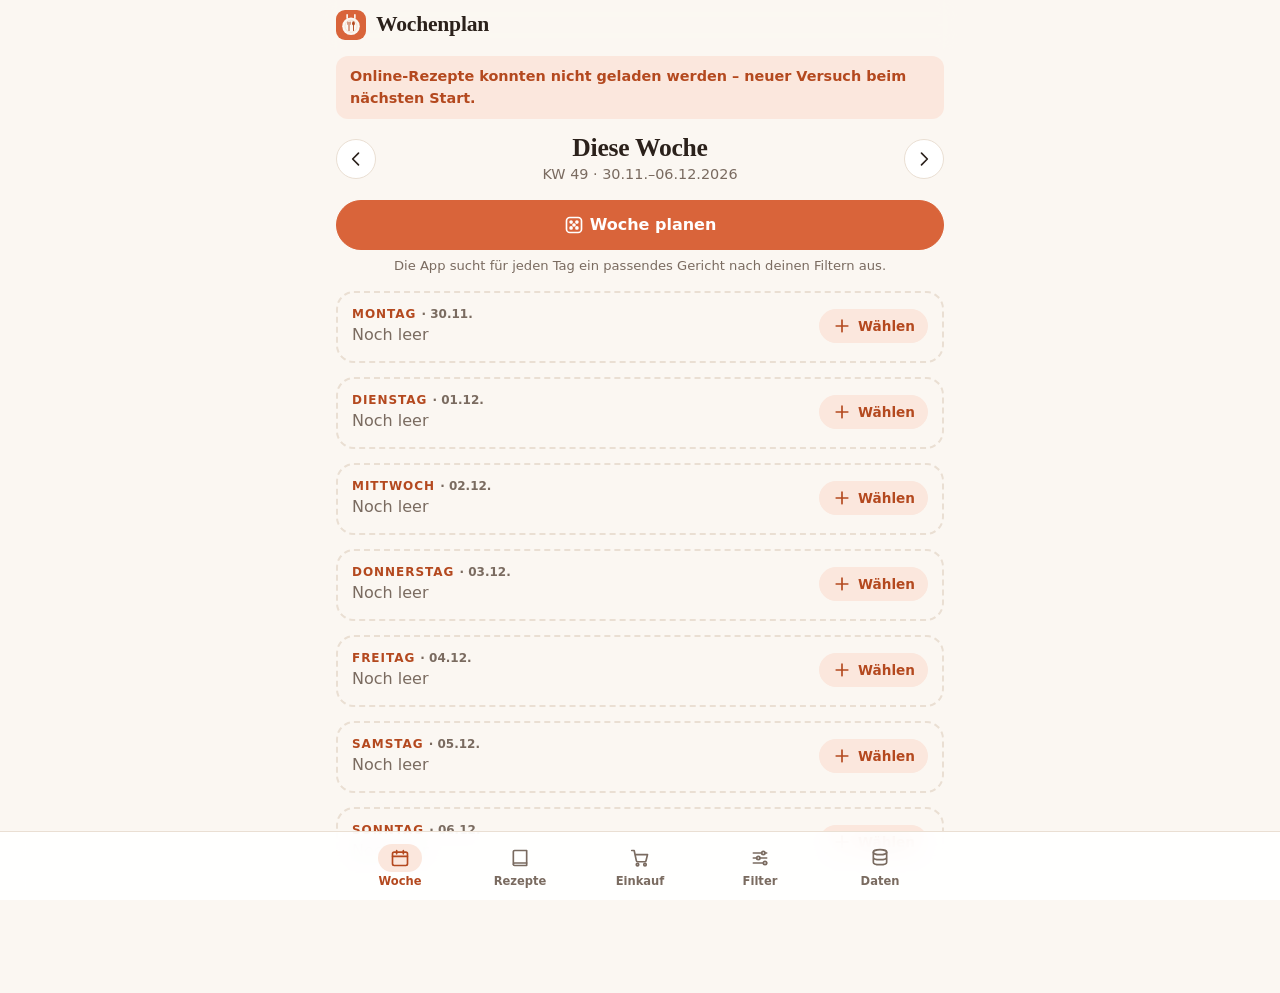
<file: index.html>
<!doctype html>
<html lang="de">
<head>
  <meta charset="utf-8">
  <meta name="viewport" content="width=device-width, initial-scale=1, viewport-fit=cover">
  <meta name="theme-color" content="#FBF7F2" media="(prefers-color-scheme: light)">
  <meta name="theme-color" content="#18130F" media="(prefers-color-scheme: dark)">
  <title>Wochenplan</title>
  <link rel="manifest" href="manifest.webmanifest">
  <link rel="icon" href="icon.svg" type="image/svg+xml">
  <link rel="apple-touch-icon" href="icon.svg">
  <link rel="stylesheet" href="style.css">
</head>
<body>
  <header class="top"><img class="logo" src="icon.svg" alt=""><h1>Wochenplan</h1></header>
  <div id="banner" class="banner" hidden></div>
  <main id="main"></main>
  <nav id="nav"></nav><!-- wird in app.js mit Symbolen gefüllt -->

  <!-- Reihenfolge wichtig: jede Datei nutzt die davor geladenen -->
  <script src="js/icons.js"></script>
  <script src="js/storage.js"></script>
  <script src="js/classify.js"></script>
  <script src="js/recipes-builtin.js"></script>
  <script src="js/mealdb.js"></script>
  <script src="js/translate.js"></script>
  <script src="js/recipes.js"></script>
  <script src="js/images.js"></script>
  <script src="js/planner.js"></script>
  <script src="js/shopping.js"></script>
  <script src="js/app.js"></script>
</body>
</html>
</file>
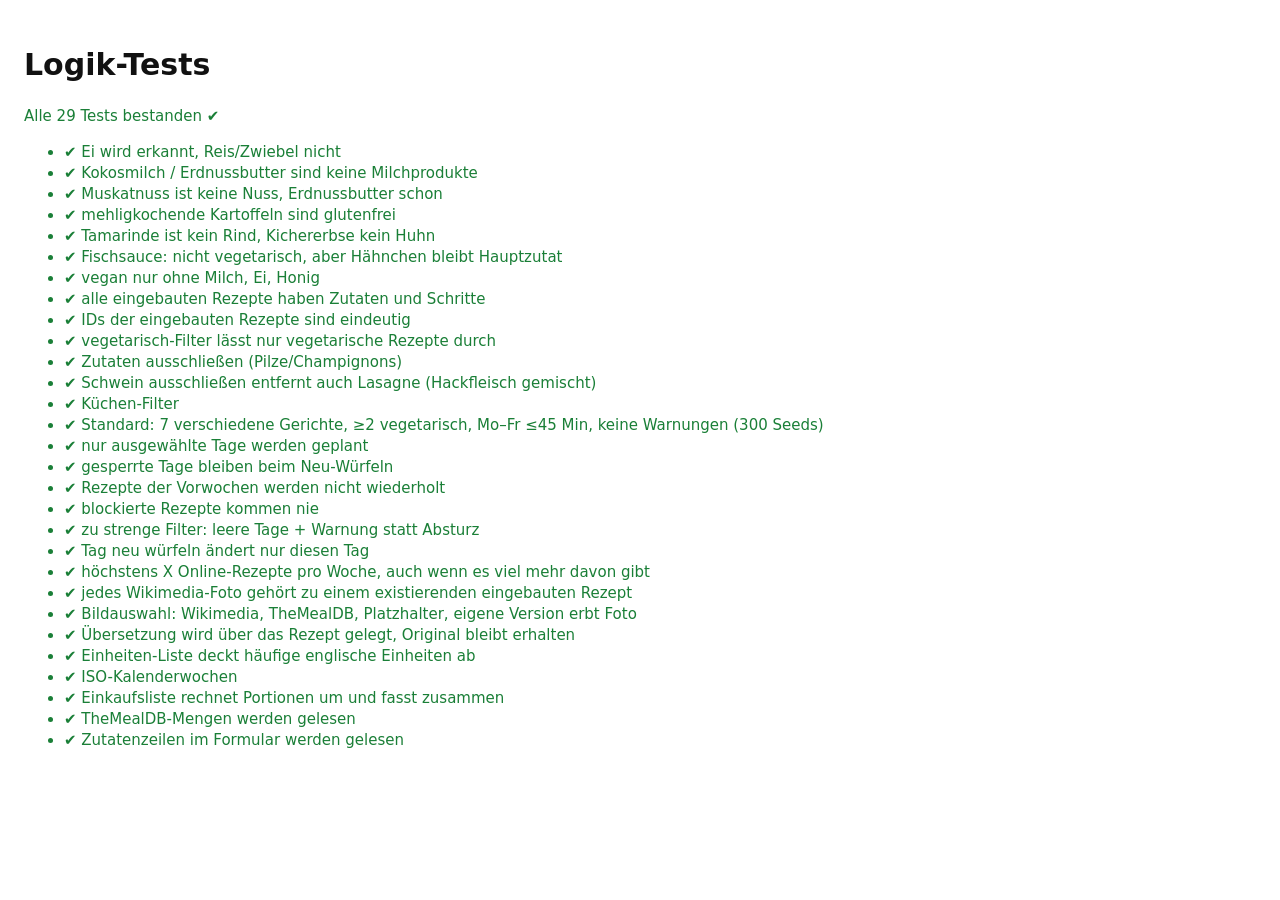
<file: tests.html>
<!doctype html>
<html lang="de">
<head>
  <meta charset="utf-8">
  <meta name="viewport" content="width=device-width, initial-scale=1">
  <title>Wochenplan Tests</title>
  <style>
    body { font: 15px/1.4 system-ui, sans-serif; padding: 16px; background: #fff; color: #111; }
    .pass { color: #1a7f37; } .fail { color: #b3261e; font-weight: 700; }
  </style>
</head>
<body>
  <h1>Logik-Tests</h1>
  <p id="summary">läuft …</p>
  <ul id="out"></ul>

  <script src="js/storage.js"></script>
  <script src="js/classify.js"></script>
  <script src="js/recipes-builtin.js"></script>
  <script src="js/mealdb.js"></script>
  <script src="js/translate.js"></script>
  <script src="js/recipes.js"></script>
  <script src="js/images.js"></script>
  <script src="js/planner.js"></script>
  <script src="js/shopping.js"></script>
  <script>
    // Mini-Testframework: test(name, fn) – fn wirft bei Fehler
    const results = [];
    function test(name, fn) {
      try { fn(); results.push([true, name]); } catch (e) { results.push([false, name + ' → ' + e.message]); }
    }
    function eq(a, b, msg = '') {
      if (JSON.stringify(a) !== JSON.stringify(b)) throw new Error(`${msg} erwartet ${JSON.stringify(b)}, war ${JSON.stringify(a)}`);
    }
    function ok(v, msg) { if (!v) throw new Error(msg || 'nicht wahr'); }

    const recipe = names => ({ ingredients: names.map(n => ({ name: n })) });
    const an = names => Classify.analyzeRecipe(recipe(names));
    // Nur eingebaute Rezepte, damit Tests unabhängig von TheMealDB/eigenen Rezepten sind
    const ALL = RecipeDB.all().filter(r => r.source === 'builtin');
    const S = o => Planner.withDefaults(o);

    // ---------------- Klassifizierung ----------------
    test('Ei wird erkannt, Reis/Zwiebel nicht', () => {
      eq(an(['Ei']).flags.eggFree, false);
      eq(an(['Eier']).flags.eggFree, false);
      eq(an(['Reis', 'Zwiebel', 'Weizenmehl']).flags.eggFree, true);
      eq(an(['Mie-Nudeln, eifrei']).flags.eggFree, true);
      eq(an(['eggplant']).flags.eggFree, true);
    });
    test('Kokosmilch / Erdnussbutter sind keine Milchprodukte', () => {
      eq(an(['Kokosmilch', 'Erdnussbutter']).flags.lactoseFree, true);
      eq(an(['Sahne']).flags.lactoseFree, false);
    });
    test('Muskatnuss ist keine Nuss, Erdnussbutter schon', () => {
      eq(an(['Muskatnuss']).flags.nutFree, true);
      eq(an(['Erdnussbutter']).flags.nutFree, false);
    });
    test('mehligkochende Kartoffeln sind glutenfrei', () => {
      eq(an(['mehligkochende Kartoffeln']).flags.glutenFree, true);
      eq(an(['Weizenmehl']).flags.glutenFree, false);
      eq(an(['Reisbandnudeln']).flags.glutenFree, true);
    });
    test('Tamarinde ist kein Rind, Kichererbse kein Huhn', () => {
      eq(an(['Tamarindenpaste', 'Kichererbsen']).proteins, []);
    });
    test('Fischsauce: nicht vegetarisch, aber Hähnchen bleibt Hauptzutat', () => {
      const r = an(['Hähnchenbrustfilet', 'Fischsauce']);
      eq(r.mainProtein, 'gefluegel');
      ok(r.proteins.includes('fisch'), 'fisch fehlt in proteins');
      eq(an(['Tofu', 'Fischsauce']).flags.vegetarian, false);
    });
    test('vegan nur ohne Milch, Ei, Honig', () => {
      eq(an(['Linsen', 'Honig']).flags.vegan, false);
      eq(an(['Linsen', 'Tomaten']).flags.vegan, true);
    });
    test('alle eingebauten Rezepte haben Zutaten und Schritte', () => {
      for (const r of ALL) { ok(r.ingredients.length >= 3, r.name); ok(r.steps.length >= 3, r.name); ok(r.time > 0, r.name); }
    });
    test('IDs der eingebauten Rezepte sind eindeutig', () => {
      eq(new Set(ALL.map(r => r.id)).size, ALL.length);
    });

    // ---------------- Filter ----------------
    test('vegetarisch-Filter lässt nur vegetarische Rezepte durch', () => {
      ok(Planner.filterRecipes(ALL, S({ diet: 'vegetarisch' })).every(r => r.flags.vegetarian));
    });
    test('Zutaten ausschließen (Pilze/Champignons)', () => {
      const list = Planner.filterRecipes(ALL, S({ excludeIngredients: 'champignon' }));
      ok(!list.some(r => r.name === 'Pilzrisotto'));
    });
    test('Schwein ausschließen entfernt auch Lasagne (Hackfleisch gemischt)', () => {
      const list = Planner.filterRecipes(ALL, S({ excludeProteins: ['schwein'] }));
      ok(!list.some(r => r.name === 'Lasagne'));
    });
    test('Küchen-Filter', () => {
      ok(Planner.filterRecipes(ALL, S({ cuisines: ['Indisch'] })).every(r => r.cuisine === 'Indisch'));
    });

    // ---------------- Wochenplan ----------------
    test('Standard: 7 verschiedene Gerichte, ≥2 vegetarisch, Mo–Fr ≤45 Min, keine Warnungen (300 Seeds)', () => {
      for (let seed = 1; seed <= 300; seed++) {
        const p = Planner.generateWeek({ recipes: ALL, settings: S({}), rng: Planner.seededRng(seed) });
        const rs = p.days.map(d => ALL.find(r => r.id === d.recipeId));
        ok(rs.every(Boolean), 'leerer Tag bei Seed ' + seed);
        eq(new Set(rs.map(r => r.id)).size, 7, 'Seed ' + seed);
        ok(rs.filter(r => r.flags.vegetarian).length >= 2, 'veg Seed ' + seed);
        ok(rs.slice(0, 5).every(r => r.time <= 45), 'Zeit Seed ' + seed);
        for (let i = 1; i < 7; i++) ok(rs[i].cuisine !== rs[i - 1].cuisine, 'Küche doppelt Seed ' + seed);
        eq(p.warnings, [], 'Seed ' + seed);
      }
    });
    test('nur ausgewählte Tage werden geplant', () => {
      const p = Planner.generateWeek({ recipes: ALL, settings: S({ days: [true, false, true, false, true, false, false] }), rng: Planner.seededRng(1) });
      eq(p.days.map(d => !!d.recipeId), [true, false, true, false, true, false, false]);
    });
    test('gesperrte Tage bleiben beim Neu-Würfeln', () => {
      const first = Planner.generateWeek({ recipes: ALL, settings: S({}), rng: Planner.seededRng(5) });
      first.days[2].locked = true;
      const second = Planner.generateWeek({ recipes: ALL, settings: S({}), previous: first, rng: Planner.seededRng(99) });
      eq(second.days[2].recipeId, first.days[2].recipeId);
    });
    test('Rezepte der Vorwochen werden nicht wiederholt', () => {
      const recent = Planner.generateWeek({ recipes: ALL, settings: S({}), rng: Planner.seededRng(3) }).days.map(d => d.recipeId);
      const p = Planner.generateWeek({ recipes: ALL, settings: S({}), recentIds: recent, rng: Planner.seededRng(4) });
      ok(!p.days.some(d => recent.includes(d.recipeId)));
    });
    test('blockierte Rezepte kommen nie', () => {
      const blocked = ALL.slice(0, 30).map(r => r.id);
      for (let seed = 1; seed < 30; seed++) {
        const p = Planner.generateWeek({ recipes: ALL, settings: S({}), blocked, rng: Planner.seededRng(seed) });
        ok(!p.days.some(d => blocked.includes(d.recipeId)), 'Seed ' + seed);
      }
    });
    test('zu strenge Filter: leere Tage + Warnung statt Absturz', () => {
      const p = Planner.generateWeek({ recipes: ALL, settings: S({ diet: 'vegan', glutenFree: true, cuisines: ['Indisch'] }), rng: Planner.seededRng(1) });
      ok(p.warnings.length > 0);
      ok(p.days.filter(d => d.recipeId).length <= 2);
    });
    test('Tag neu würfeln ändert nur diesen Tag', () => {
      const p = Planner.generateWeek({ recipes: ALL, settings: S({}), rng: Planner.seededRng(7) });
      const res = Planner.rerollDay({ recipes: ALL, settings: S({}), plan: p, dayIndex: 3, rng: Planner.seededRng(8) });
      for (let i = 0; i < 7; i++) if (i !== 3) eq(res.plan.days[i].recipeId, p.days[i].recipeId);
      ok(res.plan.days[3].recipeId !== p.days[3].recipeId, 'gleiches Rezept');
      ok(!p.days.some((d, i) => i !== 3 && d.recipeId === res.plan.days[3].recipeId), 'Duplikat');
    });

    test('höchstens X Online-Rezepte pro Woche, auch wenn es viel mehr davon gibt', () => {
      // 10 Kopien jedes eingebauten Rezepts als "TheMealDB"-Rezepte → Online-Rezepte in der Überzahl
      const fake = [];
      for (let k = 0; k < 10; k++) for (const r of ALL) fake.push({ ...r, id: 'm-' + k + r.id, source: 'mealdb', cuisine: r.cuisine + k });
      const mixed = [...ALL, ...fake];
      for (let seed = 1; seed <= 50; seed++) {
        const p = Planner.generateWeek({ recipes: mixed, settings: S({ maxOnlinePerWeek: 2 }), rng: Planner.seededRng(seed) });
        ok(p.days.filter(d => d.recipeId.startsWith('m-')).length <= 2, 'Seed ' + seed);
      }
      const none = Planner.generateWeek({ recipes: mixed, settings: S({ maxOnlinePerWeek: 0 }), rng: Planner.seededRng(1) });
      ok(!none.days.some(d => d.recipeId.startsWith('m-')));
    });

    // ---------------- Bilder ----------------
    test('jedes Wikimedia-Foto gehört zu einem existierenden eingebauten Rezept', () => {
      const names = new Set(ALL.map(r => r.name));
      for (const n of Object.keys(Images.WIKI_IMAGES)) ok(names.has(n), 'unbekannt: ' + n);
    });
    test('Bildauswahl: Wikimedia, TheMealDB, Platzhalter, eigene Version erbt Foto', () => {
      const bolo = ALL.find(r => r.name === 'Spaghetti Bolognese');
      const p = Images.forRecipe(bolo, 'small');
      eq(p.kind, 'photo');
      ok(p.src.includes('/330px-'), p.src);
      ok(p.credit.text.includes('CC BY-SA 3.0'));
      eq(Images.forRecipe(ALL.find(r => r.name === 'Chili sin Carne')).kind, 'placeholder');
      const m = Images.forRecipe({ id: 'm-1', name: 'X', image: 'https://www.themealdb.com/images/media/meals/a.jpg', tags: [], cuisine: 'Thai' }, 'small');
      ok(m.src.endsWith('/small'), m.src);
      const copy = { id: 'c-1', name: 'Meine Bolo', baseRecipe: bolo.id, tags: [], cuisine: 'Italienisch' };
      eq(Images.forRecipe(copy).kind, 'photo');
    });

    // ---------------- Übersetzung ----------------
    test('Übersetzung wird über das Rezept gelegt, Original bleibt erhalten', () => {
      const en = { id: 'm-1', name: 'Beef Stew', ingredients: [{ amount: 2, unit: 'cups', name: 'Beef' }], steps: ['Cook it.'], lang: 'en' };
      const de = Translate.apply(en, { name: 'Rindfleischeintopf', ingredients: ['Rindfleisch'], units: ['Tassen'], steps: ['Kochen.'], provider: 'Test' });
      eq(de.name, 'Rindfleischeintopf');
      eq(de.ingredients[0], { amount: 2, unit: 'Tassen', name: 'Rindfleisch' });
      eq(de.steps, ['Kochen.']);
      eq(de.lang, 'de');
      eq(de.original.name, 'Beef Stew');
      eq(Translate.apply(en, null), en); // ohne Übersetzung unverändert
    });
    test('Einheiten-Liste deckt häufige englische Einheiten ab', () => {
      for (const u of ['cup', 'tbsp', 'tsp', 'pinch', 'cloves', 'to taste']) ok(Translate.UNITS[u], 'fehlt: ' + u);
    });

    // ---------------- Kalenderwochen ----------------
    test('ISO-Kalenderwochen', () => {
      eq(Planner.weekKey(new Date(2026, 10, 19)), '2026-W47');
      eq(Planner.weekKey(new Date(2027, 0, 1)), '2026-W53');   // 1.1.2027 ist Freitag → gehört zu KW 53/2026
      eq(Planner.weekKey(new Date(2026, 0, 1)), '2026-W01');
      eq(Planner.addWeeks('2026-W53', 1), '2027-W01');
      eq(Planner.addWeeks('2026-W01', -1), '2025-W52');
      eq(Planner.weekMonday('2026-W47').getDate(), 16);
    });

    // ---------------- Einkaufsliste ----------------
    test('Einkaufsliste rechnet Portionen um und fasst zusammen', () => {
      const a = { id: 'a', name: 'A', servings: 4, ingredients: [{ amount: 2, unit: 'Stück', name: 'Zwiebel' }, { amount: 500, unit: 'g', name: 'Mehl' }] };
      const b = { id: 'b', name: 'B', servings: 2, ingredients: [{ amount: 1, unit: 'Stück', name: 'Zwiebel' }, { amount: 1, unit: 'kg', name: 'Mehl' }, { amount: null, unit: '', name: 'Salz und Pfeffer' }] };
      const map = { a, b };
      const list = Shopping.build({ days: [{ recipeId: 'a' }, { recipeId: 'b' }] }, id => map[id], 2, 'Salz, Pfeffer');
      const zw = list.find(i => i.name === 'Zwiebel');
      eq(zw.amount, 2);                       // 1 (A halbiert) + 1 (B)
      eq(list.find(i => i.name === 'Mehl').amount, 1250); // 250 g + 1000 g
      eq(list.find(i => i.name === 'Salz und Pfeffer').pantry, true);
      eq(Shopping.formatAmount(1250, 'g'), '1,25 kg');
      eq(Shopping.formatAmount(1.5, 'Stück'), '1½ Stück');
      eq(Shopping.formatAmount(0.5, 'Bund'), '½ Bund');
    });

    // ---------------- Parser ----------------
    test('TheMealDB-Mengen werden gelesen', () => {
      eq(MealDB.parseMeasure('1 1/2 cups'), { amount: 1.5, unit: 'cups' });
      eq(MealDB.parseMeasure('200g'), { amount: 200, unit: 'g' });
      eq(MealDB.parseMeasure('½ tsp'), { amount: 0.5, unit: 'tsp' });
      eq(MealDB.parseMeasure('To taste'), { amount: null, unit: 'To taste' });
    });
    test('Zutatenzeilen im Formular werden gelesen', () => {
      eq(RecipeDB.parseIngredientLine('200 g Mehl'), { amount: 200, unit: 'g', name: 'Mehl' });
      eq(RecipeDB.parseIngredientLine('2 Eier'), { amount: 2, unit: '', name: 'Eier' });
      eq(RecipeDB.parseIngredientLine('1/2 TL Salz'), { amount: 0.5, unit: 'TL', name: 'Salz' });
      eq(RecipeDB.parseIngredientLine('Pfeffer'), { amount: null, unit: '', name: 'Pfeffer' });
      eq(RecipeDB.parseIngredientLine('1,5 kg Kartoffeln'), { amount: 1.5, unit: 'kg', name: 'Kartoffeln' });
    });

    // ---------------- Ausgabe ----------------
    const failed = results.filter(r => !r[0]).length;
    document.getElementById('summary').innerHTML = failed
      ? `<span class="fail">${failed} von ${results.length} Tests fehlgeschlagen</span>`
      : `<span class="pass">Alle ${results.length} Tests bestanden ✔</span>`;
    document.getElementById('out').innerHTML = results.map(([p, n]) => `<li class="${p ? 'pass' : 'fail'}">${p ? '✔' : '✘'} ${n}</li>`).join('');
    window.TEST_RESULTS = { failed, total: results.length, failures: results.filter(r => !r[0]).map(r => r[1]) };
  </script>
</body>
</html>
</file>
<file: style.css>
/* =============================================================
   Wochenplan – Design "warm & gemütlich"
   Alle Farben stehen als Variablen (Tokens) oben. Der Dunkelmodus
   tauscht nur diese Variablen aus – der Rest des CSS bleibt gleich.
   ============================================================= */
:root {
  --bg: #FBF7F2;          /* Creme */
  --surface: #FFFFFF;     /* Karten */
  --surface-2: #F4EDE4;   /* leicht abgesetzte Flächen */
  --fg: #2B211B;          /* Text: warmes Fast-Schwarz */
  --muted: #7A6B60;
  --line: #EADFD3;
  --accent: #D9643A;      /* Terrakotta – Flächen, Knöpfe */
  --accent-ink: #B4491F;  /* dunkleres Terrakotta für Text (besser lesbar) */
  --accent-fg: #FFFFFF;
  --accent-soft: #FBE7DD;
  --green: #4F7A4A; --green-soft: #E5EEDD;
  --warn-soft: #FFF1D6; --warn-ink: #8A5A00;
  --danger: #B3261E;
  --shadow: 0 1px 2px rgba(60, 35, 20, .06), 0 4px 16px rgba(60, 35, 20, .07);
  --radius: 18px;
  --serif: "Iowan Old Style", "Palatino Linotype", Palatino, Georgia, "Times New Roman", serif;
  --sans: system-ui, -apple-system, "Segoe UI", Roboto, sans-serif;
  color-scheme: light;
}
@media (prefers-color-scheme: dark) {
  :root {
    --bg: #18130F; --surface: #231C17; --surface-2: #2D241E; --fg: #F3EAE2; --muted: #B3A396; --line: #3A2F27;
    --accent: #E2714A; --accent-ink: #F2936D; --accent-fg: #1B120D; --accent-soft: #3B241A;
    --green: #9CC28F; --green-soft: #26321F; --warn-soft: #3A2E15; --warn-ink: #F0C870; --danger: #FF8A80;
    --shadow: 0 1px 2px rgba(0, 0, 0, .3), 0 4px 16px rgba(0, 0, 0, .25);
    color-scheme: dark;
  }
}

/* ---------- Grundlagen ---------- */
* { box-sizing: border-box; }
html { -webkit-text-size-adjust: 100%; }
body {
  margin: 0; font: 16px/1.5 var(--sans); background: var(--bg); color: var(--fg);
  padding-bottom: calc(76px + env(safe-area-inset-bottom)); -webkit-tap-highlight-color: transparent;
}
main { padding: 8px 16px 24px; max-width: 640px; margin: 0 auto; }
h1, h2, h3 { font-family: var(--serif); font-weight: 700; letter-spacing: -.01em; line-height: 1.2; }
h2 { font-size: 1.6rem; margin: 8px 0; }
h3 { font-size: 1.2rem; margin: 0 0 10px; }
a { color: var(--accent-ink); }
.icon { width: 20px; height: 20px; flex-shrink: 0; vertical-align: -4px; }
.muted { color: var(--muted); }
.small { font-size: .82rem; }
.center { text-align: center; }
.row { display: flex; gap: 8px; align-items: center; }
.row.wrap { flex-wrap: wrap; }
.between { justify-content: space-between; }
.stack > * + * { margin-top: 12px; }

/* ---------- Kopfzeile ---------- */
.top {
  position: sticky; top: 0; z-index: 10; display: flex; align-items: center; gap: 10px;
  padding: calc(10px + env(safe-area-inset-top)) 16px 10px; max-width: 640px; margin: 0 auto;
  background: color-mix(in srgb, var(--bg) 88%, transparent); backdrop-filter: blur(10px);
}
.top h1 { margin: 0; font-size: 1.35rem; flex: 1; }
.top .logo { width: 30px; height: 30px; border-radius: 9px; }
.banner {
  position: sticky; top: 56px; z-index: 9; max-width: 608px; margin: 0 auto 8px; padding: 10px 14px;
  background: var(--accent-soft); color: var(--accent-ink); border-radius: 12px; font-size: .9rem; font-weight: 600;
}

/* ---------- Navigation unten ---------- */
nav {
  position: fixed; bottom: 0; left: 0; right: 0; z-index: 10; display: flex; justify-content: center;
  background: color-mix(in srgb, var(--surface) 92%, transparent); backdrop-filter: blur(12px);
  border-top: 1px solid var(--line); padding: 6px 6px calc(6px + env(safe-area-inset-bottom));
}
nav button {
  flex: 1; max-width: 120px; display: flex; flex-direction: column; align-items: center; gap: 2px;
  border: 0; background: none; color: var(--muted); font: 600 .72rem var(--sans); padding: 6px 0; cursor: pointer;
}
nav button .icon { width: 44px; height: 28px; padding: 4px 12px; border-radius: 99px; transition: background .2s; }
nav button.active { color: var(--accent-ink); }
nav button.active .icon { background: var(--accent-soft); }

/* ---------- Knöpfe ---------- */
button, .button {
  font: 600 .95rem var(--sans); color: var(--fg); background: var(--surface); cursor: pointer;
  border: 1px solid var(--line); border-radius: 99px; padding: 9px 16px;
  display: inline-flex; align-items: center; justify-content: center; gap: 6px; min-height: 40px;
  transition: transform .1s, background .2s;
}
button:active, .button:active { transform: scale(.97); }
button:focus-visible, .button:focus-within, input:focus-visible, select:focus-visible, textarea:focus-visible {
  outline: 2px solid var(--accent); outline-offset: 2px;
}
.primary { background: var(--accent); color: var(--accent-fg); border-color: var(--accent); }
.soft { background: var(--accent-soft); color: var(--accent-ink); border-color: transparent; }
.ghost { background: transparent; border-color: transparent; }
.danger { color: var(--danger); }
.wide { width: 100%; padding: 14px; font-size: 1rem; }
.small-btn { min-height: 34px; padding: 6px 12px; font-size: .85rem; }
.link { border: 0; background: none; padding: 0; min-height: 0; color: var(--accent-ink); font-weight: 600; }
.icon-btn {
  width: 40px; height: 40px; padding: 0; border-radius: 50%; flex-shrink: 0;
}
.icon-btn.on { background: var(--accent-soft); color: var(--accent-ink); border-color: transparent; }

/* ---------- Karten ---------- */
.card { background: var(--surface); border-radius: var(--radius); box-shadow: var(--shadow); padding: 16px; margin: 0 0 14px; }
.card.flat { box-shadow: none; border: 1px solid var(--line); }
.chip {
  display: inline-flex; align-items: center; gap: 4px; font-size: .8rem; font-weight: 600;
  padding: 3px 10px; border-radius: 99px; background: var(--surface-2); color: var(--muted);
}
.chip .icon { width: 14px; height: 14px; vertical-align: -2px; }
.chip.green { background: var(--green-soft); color: var(--green); }
.chip.accent { background: var(--accent-soft); color: var(--accent-ink); }
.chips { display: flex; flex-wrap: wrap; gap: 6px; }
.note { background: var(--surface-2); border-radius: 14px; padding: 12px 14px; font-size: .9rem; margin: 12px 0; }
.note .icon { color: var(--accent-ink); margin-right: 4px; }
.warn { background: var(--warn-soft); color: var(--warn-ink); border-radius: 14px; padding: 12px 14px; font-size: .9rem; margin-bottom: 14px; }
.warn ul { margin: 6px 0 0; padding-left: 18px; }

/* ---------- Seitenkopf mit Wochenwechsel ---------- */
.pagehead { display: flex; align-items: center; gap: 8px; margin: 4px 0 14px; }
.pagehead .title { flex: 1; min-width: 0; }
.pagehead h2 { margin: 0; }
.pagehead .sub { color: var(--muted); font-size: .9rem; }

/* ---------- Wochenansicht: Tageskarten ---------- */
.day { padding: 0; overflow: hidden; position: relative; }
.day.today { box-shadow: 0 0 0 2px var(--accent), var(--shadow); }
.day .pic { display: block; width: 100%; padding: 0; border: 0; border-radius: 0; background: var(--surface-2); line-height: 0; min-height: 0; }
.day .pic img { width: 100%; aspect-ratio: 16 / 9; object-fit: cover; display: block; }
.day .pic:active { transform: none; opacity: .9; }
.day .body { padding: 12px 14px 14px; }
.dayname { font-size: .75rem; font-weight: 700; letter-spacing: .08em; text-transform: uppercase; color: var(--accent-ink); }
.dayname .date { color: var(--muted); font-weight: 600; letter-spacing: 0; }
.day h3 { margin: 4px 0 8px; font-size: 1.25rem; hyphens: auto; overflow-wrap: anywhere; }
.day h3 button { all: unset; cursor: pointer; }
.day .actions { display: flex; gap: 8px; margin-top: 12px; }
.day .actions .grow { flex: 1; }
.today-badge {
  position: absolute; top: 12px; left: 12px; background: var(--accent); color: var(--accent-fg);
  font: 700 .75rem var(--sans); padding: 4px 10px; border-radius: 99px; letter-spacing: .04em;
}
.lock-badge {
  position: absolute; top: 12px; right: 12px; width: 32px; height: 32px; border-radius: 50%; display: grid; place-items: center;
  background: rgba(0, 0, 0, .55); color: #fff;
}
.lock-badge .icon { width: 16px; height: 16px; }
.day.empty { box-shadow: none; border: 2px dashed var(--line); background: transparent; }
.day.empty .body { display: flex; align-items: center; gap: 12px; }
.day.empty .body > div { flex: 1; }

/* ---------- Rezeptliste: Raster ---------- */
.searchbar { position: relative; flex: 1; }
.searchbar .icon { position: absolute; left: 14px; top: 50%; transform: translateY(-50%); color: var(--muted); }
.searchbar input { padding-left: 42px; border-radius: 99px; }
.grid { display: grid; grid-template-columns: repeat(auto-fill, minmax(150px, 1fr)); gap: 12px; margin-top: 14px; }
.tile { padding: 0; overflow: hidden; margin: 0; display: flex; flex-direction: column; position: relative; }
.tile .pic { padding: 0; border: 0; border-radius: 0; line-height: 0; background: var(--surface-2); min-height: 0; }
.tile .pic img { width: 100%; aspect-ratio: 4 / 3; object-fit: cover; display: block; }
.tile .body { padding: 10px 12px 12px; display: flex; flex-direction: column; gap: 4px; flex: 1; }
.tile .name { all: unset; cursor: pointer; font-family: var(--serif); font-weight: 700; font-size: 1rem; line-height: 1.25; hyphens: auto; overflow-wrap: anywhere; }
.tile .meta { font-size: .78rem; color: var(--muted); }
.tile .why { font-size: .75rem; color: var(--danger); }
.tile .fav { position: absolute; top: 8px; right: 8px; color: #fff; background: rgba(0, 0, 0, .45); border-radius: 50%; width: 28px; height: 28px; display: grid; place-items: center; }
.tile .fav .icon { width: 15px; height: 15px; fill: currentColor; }
.tile .choose { margin-top: auto; }
.count { color: var(--muted); font-size: .85rem; margin: 10px 0 0; }

/* ---------- Rezeptansicht ---------- */
.detail-hero { position: relative; margin: 0 -16px; }
.detail-hero img { width: 100%; aspect-ratio: 4 / 3; max-height: 420px; object-fit: cover; display: block; }
.detail-hero .float { position: absolute; top: 12px; left: 12px; right: 12px; display: flex; gap: 8px; }
.detail-hero .float button, .detail-hero .float label {
  background: color-mix(in srgb, var(--surface) 88%, transparent); backdrop-filter: blur(6px); border-color: transparent;
}
.detail-hero figcaption { position: absolute; bottom: 6px; right: 10px; font-size: .7rem; color: #fff; text-shadow: 0 1px 3px rgba(0, 0, 0, .8); }
.detail-hero figcaption a { color: #fff; }
.detail-sheet { position: relative; margin: -22px -16px 0; padding: 20px 16px 4px; background: var(--bg); border-radius: 22px 22px 0 0; }
.detail-sheet h2 { font-size: 1.75rem; margin: 0 0 10px; }
.facts { display: grid; grid-template-columns: repeat(3, 1fr); gap: 8px; margin: 14px 0; }
.fact { background: var(--surface); border-radius: 14px; padding: 10px; text-align: center; box-shadow: var(--shadow); }
.fact .icon { color: var(--accent-ink); }
.fact b { display: block; font-size: .95rem; margin-top: 2px; }
.fact span { font-size: .72rem; color: var(--muted); }
.stepper { display: inline-flex; align-items: center; gap: 4px; background: var(--surface-2); border-radius: 99px; padding: 3px; }
.stepper button { width: 34px; height: 34px; min-height: 0; padding: 0; border: 0; border-radius: 50%; background: var(--surface); }
.stepper b { min-width: 92px; text-align: center; font-size: .9rem; }
ul.ingredients { list-style: none; padding: 0; margin: 12px 0 0; }
ul.ingredients li { display: flex; gap: 12px; padding: 9px 0; border-bottom: 1px solid var(--line); }
ul.ingredients li:last-child { border-bottom: 0; }
.amt { min-width: 5.5em; font-weight: 700; color: var(--accent-ink); }
ol.steps { list-style: none; counter-reset: step; padding: 0; margin: 0; }
ol.steps li { counter-increment: step; position: relative; padding: 0 0 18px 46px; }
ol.steps li::before {
  content: counter(step); position: absolute; left: 0; top: -2px; width: 32px; height: 32px; border-radius: 50%;
  display: grid; place-items: center; background: var(--accent-soft); color: var(--accent-ink); font-weight: 700;
}
.pick-bar {
  position: sticky; top: 56px; z-index: 8; display: flex; align-items: center; gap: 10px;
  background: var(--accent); color: var(--accent-fg); border-radius: 14px; padding: 10px 10px 10px 16px; margin-bottom: 12px;
}
.pick-bar span { flex: 1; }
.pick-bar button { background: var(--accent-fg); color: var(--accent); border: 0; }

/* ---------- Einkaufsliste ---------- */
.progress { height: 8px; background: var(--surface-2); border-radius: 99px; overflow: hidden; margin: 8px 0 4px; }
.progress div { height: 100%; background: var(--accent); border-radius: 99px; transition: width .3s; }
ul.shopping { list-style: none; padding: 0; margin: 0; }
ul.shopping li { border-bottom: 1px solid var(--line); }
ul.shopping li:last-child { border-bottom: 0; }
ul.shopping label { display: flex; gap: 12px; align-items: flex-start; padding: 11px 0; cursor: pointer; margin: 0; }
ul.shopping .what { flex: 1; min-width: 0; }
ul.shopping .from { font-size: .75rem; color: var(--muted); }
ul.shopping .qty { font-weight: 700; color: var(--accent-ink); white-space: nowrap; }
.done .name, .done .qty { text-decoration: line-through; color: var(--muted); }

/* Runde Abhak-Kreise statt Standard-Checkbox */
input[type=checkbox].tick {
  appearance: none; -webkit-appearance: none; width: 24px; height: 24px; margin: 0; flex-shrink: 0;
  border: 2px solid var(--line); border-radius: 50%; display: grid; place-items: center; cursor: pointer;
}
input[type=checkbox].tick:checked { background: var(--accent); border-color: var(--accent); }
input[type=checkbox].tick:checked::after {
  content: ""; width: 6px; height: 11px; border: solid var(--accent-fg); border-width: 0 2.5px 2.5px 0; transform: rotate(45deg) translate(-1px, -1px);
}

/* ---------- Formulare & Filter ---------- */
label { display: block; margin: 10px 0; font-size: .92rem; }
label > .lbl { display: block; font-weight: 600; margin-bottom: 4px; }
input, select, textarea {
  font: inherit; font-size: 1rem; color: var(--fg); background: var(--surface); border: 1px solid var(--line);
  border-radius: 12px; padding: 10px 12px; width: 100%;
}
textarea { resize: vertical; }
input[type=checkbox] { width: auto; accent-color: var(--accent); }
.two { display: grid; grid-template-columns: 1fr 1fr; gap: 10px; }
.two label { margin: 0; }

/* Schalter (Switch): Checkbox, die wie ein iOS/Android-Schalter aussieht */
.switch { display: flex; align-items: center; gap: 12px; margin: 0; padding: 10px 0; border-bottom: 1px solid var(--line); cursor: pointer; }
.switch:last-child { border-bottom: 0; }
.switch span { flex: 1; }
.switch input {
  appearance: none; -webkit-appearance: none; width: 46px; height: 28px; border-radius: 99px; margin: 0; padding: 0;
  background: var(--line); position: relative; cursor: pointer; transition: background .2s; flex-shrink: 0; border: 0;
}
.switch input::after {
  content: ""; position: absolute; top: 3px; left: 3px; width: 22px; height: 22px; border-radius: 50%;
  background: #fff; box-shadow: 0 1px 3px rgba(0, 0, 0, .25); transition: transform .2s;
}
.switch input:checked { background: var(--accent); }
.switch input:checked::after { transform: translateX(18px); }

/* Auswahl-Chips (z. B. Küchen, Tage): Checkbox versteckt, Label sieht aus wie ein Chip */
.pick { display: flex; flex-wrap: wrap; gap: 8px; }
.pick label {
  margin: 0; padding: 7px 14px; border-radius: 99px; border: 1px solid var(--line); background: var(--surface);
  font-size: .88rem; font-weight: 600; cursor: pointer; user-select: none;
}
.pick input { position: absolute; opacity: 0; pointer-events: none; }
.pick label:has(input:checked) { background: var(--accent-soft); border-color: var(--accent); color: var(--accent-ink); }
.pick label:has(input:focus-visible) { outline: 2px solid var(--accent); outline-offset: 2px; }

.numrow { display: flex; align-items: center; gap: 12px; padding: 8px 0; margin: 0; border-bottom: 1px solid var(--line); }
.numrow span { flex: 1; }
.numrow input, .numrow select { width: 96px; text-align: center; }
.numrow select { width: 130px; }
.summary { display: flex; align-items: center; gap: 12px; }
.summary b { font-family: var(--serif); font-size: 2rem; line-height: 1; }
.summary.low b { color: var(--warn-ink); }
.summary.good b { color: var(--green); }
.stat { display: grid; grid-template-columns: repeat(3, 1fr); gap: 8px; text-align: center; }
.stat b { display: block; font-family: var(--serif); font-size: 1.6rem; }
.stat span { font-size: .78rem; color: var(--muted); }
.hidden-input { display: none; }
</file>
